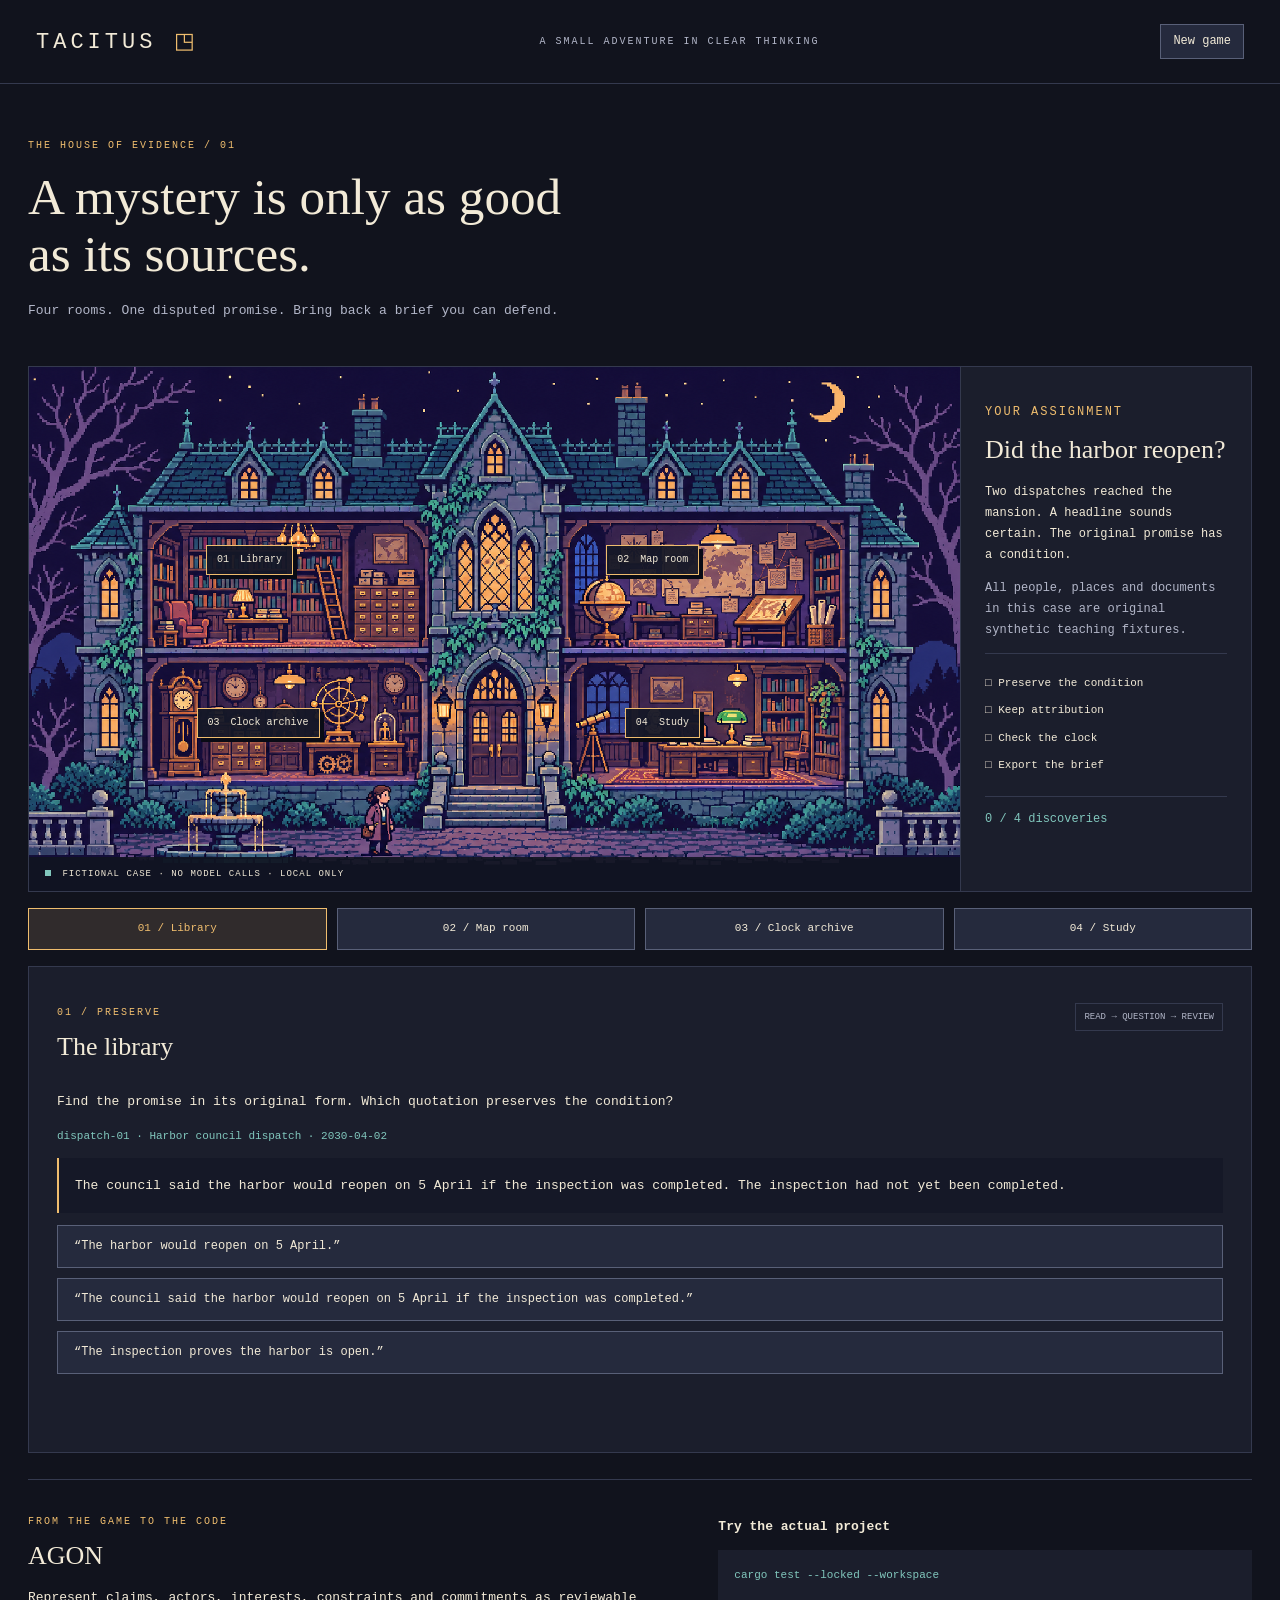
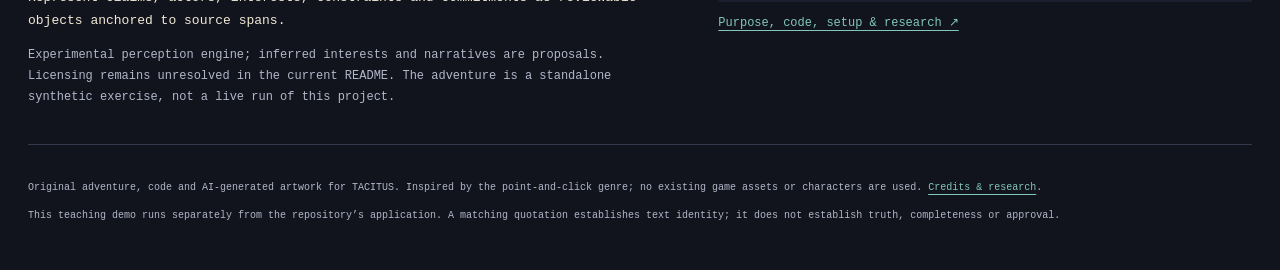
<file: tacitus-demo/index.html>
<!doctype html>
<html lang="en">
<head>
  <meta charset="utf-8"><meta name="viewport" content="width=device-width,initial-scale=1">
  <meta name="description" content="An original, offline TACITUS point-and-click adventure about sources, context, time and review.">
  <title>The House of Evidence · TACITUS</title>
  <link rel="stylesheet" href="style.css">
  <script src="project.js" defer></script><script src="engine.js" defer></script><script src="game.js" defer></script>
</head>
<body>
  <a class="skip" href="#desk">Skip to the research desk</a>
  <header><a class="wordmark" href="https://www.tacitus.me/">TACITUS <span>◳</span></a><span class="edition">A SMALL ADVENTURE IN CLEAR THINKING</span><button id="reset" type="button">New game</button></header>
  <main>
    <section class="intro"><p class="eyebrow">THE HOUSE OF EVIDENCE / 01</p><h1>A mystery is only as good<br>as its sources.</h1><p>Four rooms. One disputed promise. Bring back a brief you can defend.</p></section>
    <section class="adventure" aria-label="Research mansion">
      <div class="scene"><img src="mansion.png" width="1672" height="941" alt="An original pixel-art mansion at night: a library, map room, clock archive and analyst study glow above a moonlit courtyard.">
        <div class="room-targets"><button data-room="library" class="hotspot library">01 <span>Library</span></button><button data-room="map" class="hotspot map">02 <span>Map room</span></button><button data-room="clock" class="hotspot clock">03 <span>Clock archive</span></button><button data-room="study" class="hotspot study">04 <span>Study</span></button></div>
        <div class="scene-caption"><span class="live-dot"></span> FICTIONAL CASE · NO MODEL CALLS · LOCAL ONLY</div>
      </div>
      <aside class="mission"><p class="eyebrow">YOUR ASSIGNMENT</p><h2>Did the harbor reopen?</h2><p>Two dispatches reached the mansion. A headline sounds certain. The original promise has a condition.</p><p class="note">All people, places and documents in this case are original synthetic teaching fixtures.</p><ol id="inventory" aria-label="Your discoveries"><li>□ Preserve the condition</li><li>□ Keep attribution</li><li>□ Check the clock</li><li>□ Export the brief</li></ol><p id="progress" role="status" aria-live="polite">0 / 4 discoveries</p></aside>
    </section>
    <nav class="rooms" aria-label="Choose a room"><button data-room="library" type="button">01 / Library</button><button data-room="map" type="button">02 / Map room</button><button data-room="clock" type="button">03 / Clock archive</button><button data-room="study" type="button">04 / Study</button></nav>
    <section id="desk" class="desk" tabindex="-1" aria-labelledby="room-title"><div class="desk-heading"><div><p class="eyebrow" id="room-label">01 / PRESERVE</p><h2 id="room-title">The library</h2></div><span class="tag">READ → QUESTION → REVIEW</span></div><div id="room-content"></div><p id="feedback" role="status" aria-live="polite"></p></section>
    <section class="project"><div><p class="eyebrow">FROM THE GAME TO THE CODE</p><h2 id="project-title">TACITUS</h2><p id="project-purpose"></p><p id="project-boundary" class="note"></p></div><div><h3>Try the actual project</h3><pre id="project-command"></pre><a id="project-guide" href="../TACITUS_GUIDE.md">Purpose, code, setup & research ↗</a></div></section>
    <footer><p>Original adventure, code and AI-generated artwork for TACITUS. Inspired by the point-and-click genre; no existing game assets or characters are used. <a href="CREDITS.md">Credits & research</a>.</p><p>This teaching demo runs separately from the repository’s application. A matching quotation establishes text identity; it does not establish truth, completeness or approval.</p></footer>
  </main>
</body>
</html>
</file>
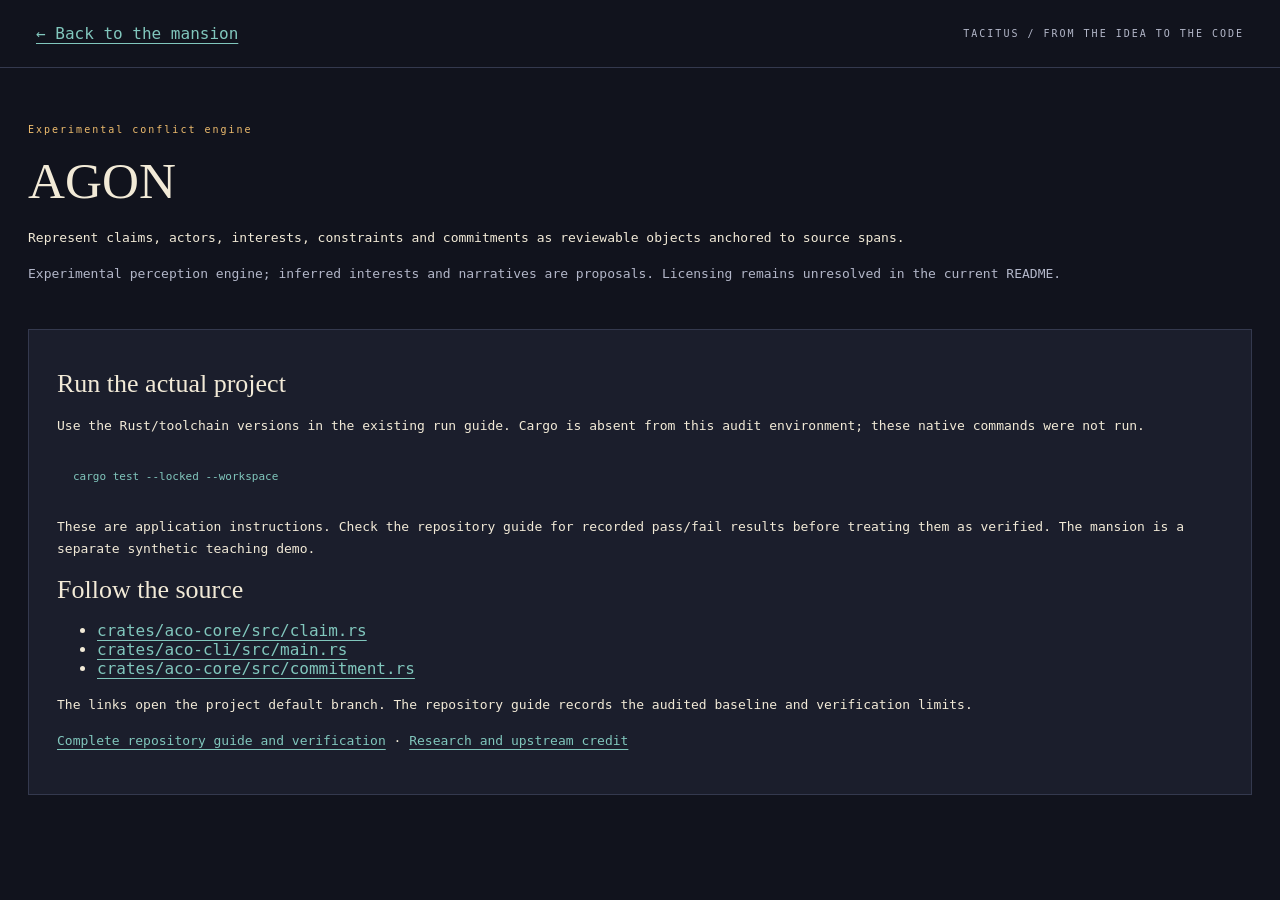
<file: tacitus-demo/project.html>
<!doctype html><html lang="en"><meta charset="utf-8"><meta name="viewport" content="width=device-width,initial-scale=1"><title>AGON · Project guide</title><link rel="stylesheet" href="style.css"><header><a href="index.html">← Back to the mansion</a><span class="edition">TACITUS / FROM THE IDEA TO THE CODE</span></header><main><section class="intro"><p class="eyebrow">Experimental conflict engine</p><h1>AGON</h1><p>Represent claims, actors, interests, constraints and commitments as reviewable objects anchored to source spans.</p><p>Experimental perception engine; inferred interests and narratives are proposals. Licensing remains unresolved in the current README.</p></section><section class="desk"><h2>Run the actual project</h2><p>Use the Rust/toolchain versions in the existing run guide. Cargo is absent from this audit environment; these native commands were not run.</p><pre>cargo test --locked --workspace</pre><p>These are application instructions. Check the repository guide for recorded pass/fail results before treating them as verified. The mansion is a separate synthetic teaching demo.</p><h2>Follow the source</h2><ul><li><a href="https://github.com/sargonxg/AGON/tree/main/crates/aco-core/src/claim.rs">crates/aco-core/src/claim.rs</a></li><li><a href="https://github.com/sargonxg/AGON/tree/main/crates/aco-cli/src/main.rs">crates/aco-cli/src/main.rs</a></li><li><a href="https://github.com/sargonxg/AGON/tree/main/crates/aco-core/src/commitment.rs">crates/aco-core/src/commitment.rs</a></li></ul><p>The links open the project default branch. The repository guide records the audited baseline and verification limits.</p><p><a href="https://github.com/sargonxg/AGON/blob/main/TACITUS_GUIDE.md">Complete repository guide and verification</a> · <a href="https://github.com/sargonxg/sargonxg/blob/main/docs/RESEARCH_AND_DESIGN.md">Research and upstream credit</a></p></section></main></html>
</file>
<file: tacitus-demo/style.css>
:root{color-scheme:dark;--bg:#11131d;--panel:#1b1e2c;--line:#34394e;--ink:#f2ead7;--muted:#b3b7c9;--gold:#efbd6e;--teal:#81c7bd;font-family:ui-monospace,SFMono-Regular,Consolas,monospace}*{box-sizing:border-box}body{margin:0;background:var(--bg);color:var(--ink)}a{color:var(--teal);text-underline-offset:4px}button,input,textarea,select{font:inherit}button,a,input,textarea,select{touch-action:manipulation}button{cursor:pointer;background:#252a3d;color:var(--ink);border:1px solid #596078;padding:12px 16px;line-height:1.4}button:hover{background:#363e55;border-color:var(--gold)}button:disabled{cursor:not-allowed;opacity:.55}button:focus-visible,a:focus-visible,input:focus-visible,textarea:focus-visible,select:focus-visible{outline:3px solid var(--gold);outline-offset:4px}header{max-width:1380px;margin:auto;display:flex;align-items:center;justify-content:space-between;padding:24px 36px;border-bottom:1px solid var(--line);gap:20px}.wordmark{font-size:22px;letter-spacing:4px;color:var(--ink);text-decoration:none}.wordmark span{color:var(--gold)}.edition{font-size:10px;letter-spacing:2px;color:var(--muted)}header button{font-size:12px;padding:8px 12px}main{max-width:1308px;margin:auto;padding:0 28px}.intro{padding:44px 0 30px}.eyebrow{font-size:10px;letter-spacing:2px;color:var(--gold);line-height:1.6}h1{font-family:Georgia,'Times New Roman',serif;font-weight:400;font-size:clamp(30px,4vw,52px);line-height:1.12;margin:14px 0 18px}p{line-height:1.75;font-size:13px}.intro>p:last-child{color:var(--muted)}.adventure{display:grid;grid-template-columns:minmax(0,3.2fr) minmax(240px,1fr);border:1px solid var(--line);background:var(--panel)}.scene{position:relative;align-self:center}.scene>img{width:100%;height:auto;display:block;image-rendering:pixelated}.hotspot{position:absolute;padding:7px 10px;background:#151827eF;border-color:var(--gold);font-size:10px;box-shadow:4px 4px 0 #090b15}.hotspot.library{left:19%;top:34%}.hotspot.map{left:62%;top:34%}.hotspot.clock{left:18%;top:65%}.hotspot.study{left:64%;top:65%}.hotspot span{margin-left:5px}.scene-caption{position:absolute;bottom:0;background:#101420e8;width:100%;padding:12px 16px;font-size:9px;letter-spacing:1px}.live-dot{display:inline-block;width:6px;height:6px;margin-right:5px;background:var(--teal)}.mission{padding:24px;border-left:1px solid var(--line)}h2{font-family:Georgia,'Times New Roman',serif;font-size:26px;font-weight:400;line-height:1.2;margin:10px 0 16px}.mission p{font-size:12px}.note{color:var(--muted);font-size:12px}.mission ol{padding:16px 0;list-style:none;border-top:1px solid var(--line);border-bottom:1px solid var(--line);font-size:11px;line-height:2.5}.mission #progress{color:var(--teal)}.rooms{display:flex;gap:10px;padding:16px 0;flex-wrap:wrap}.rooms button{flex:1;min-width:150px;font-size:11px}.rooms button[aria-current=true]{border-color:var(--gold);color:var(--gold);background:#302b2c}.desk{border:1px solid var(--line);background:var(--panel);padding:28px;margin:0 0 26px;scroll-margin-top:12px;min-height:340px}.desk-heading{display:flex;justify-content:space-between;gap:16px;align-items:start}.tag{font-size:9px;color:var(--muted);padding:8px;border:1px solid var(--line);margin-top:8px}.columns{display:grid;grid-template-columns:1fr 1fr;gap:28px}blockquote{margin:12px 0;padding:16px;border-left:2px solid var(--gold);background:#151827;font-size:13px;line-height:1.8}.source-meta{font-size:11px;color:var(--teal)}.choice{display:block;width:100%;text-align:left;margin:10px 0;font-size:12px}.primary{color:#171925;background:var(--gold);border-color:var(--gold);font-weight:700}.primary:hover{background:#f8d199}h3{font-size:13px;font-weight:600;line-height:1.6}label{display:block;font-size:12px;line-height:1.7;margin:12px 0}select,input,textarea{display:block;max-width:100%;width:100%;color:var(--ink);background:#121521;border:1px solid #666e87;padding:12px;margin:8px 0}textarea{min-height:100px;resize:vertical}.check{display:flex;align-items:start;gap:10px}.check input{width:auto;margin-top:4px}#feedback{padding-top:8px;color:var(--gold);min-height:24px}.receipt{white-space:pre-wrap;overflow-wrap:anywhere;background:#111521;border:1px solid var(--line);padding:18px;font-size:12px;line-height:1.8}.project{display:grid;grid-template-columns:1.2fr 1fr;gap:50px;padding:24px 0;border-top:1px solid var(--line)}pre{white-space:pre-wrap;overflow-wrap:anywhere;font-size:11px;line-height:1.8;color:var(--teal);padding:16px;background:#1b1e2c}.project a{font-size:12px}footer{border-top:1px solid var(--line);padding:24px 0 36px;color:var(--muted)}footer p{font-size:10px}.skip{position:absolute;left:12px;top:-100px;background:#111;padding:12px;z-index:20}.skip:focus{top:12px}@media(max-width:800px){.adventure{grid-template-columns:1fr}.mission{border-left:0;border-top:1px solid var(--line);padding:18px}.mission ol{display:grid;grid-template-columns:1fr 1fr;margin:14px 0;padding:8px 0}.columns,.project{grid-template-columns:1fr;gap:18px}.edition{display:none}header{padding:18px 20px}main{padding:0 16px}.intro{padding:28px 0 20px}.desk{padding:20px}.tag{display:none}.hotspot{font-size:9px;padding:7px}.scene-caption{font-size:7px;padding:8px}.rooms{gap:8px}.rooms button{min-width:130px;padding:10px 6px}.mission h2{font-size:23px}}@media(prefers-reduced-motion:no-preference){button{transition:background .15s,border-color .15s}}

h1,h2{overflow-wrap:anywhere}

a,li{overflow-wrap:anywhere}
</file>
